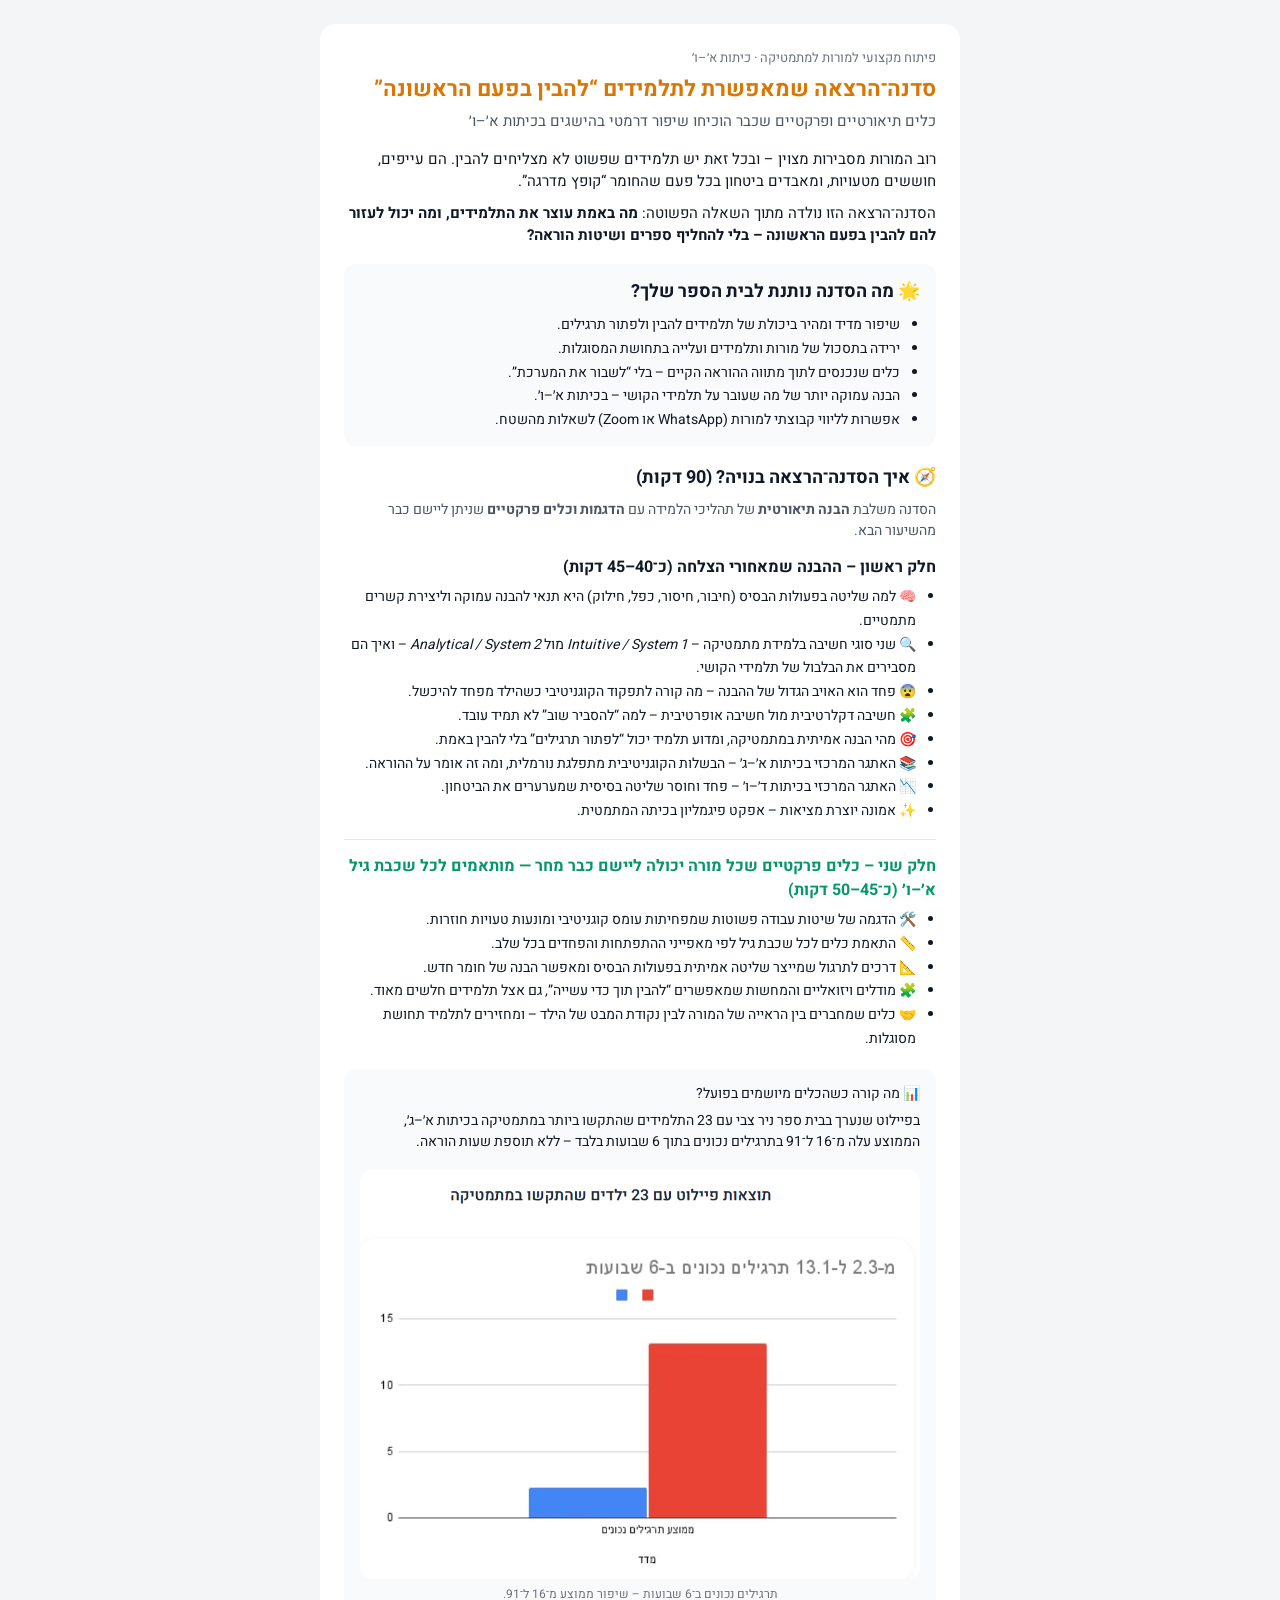
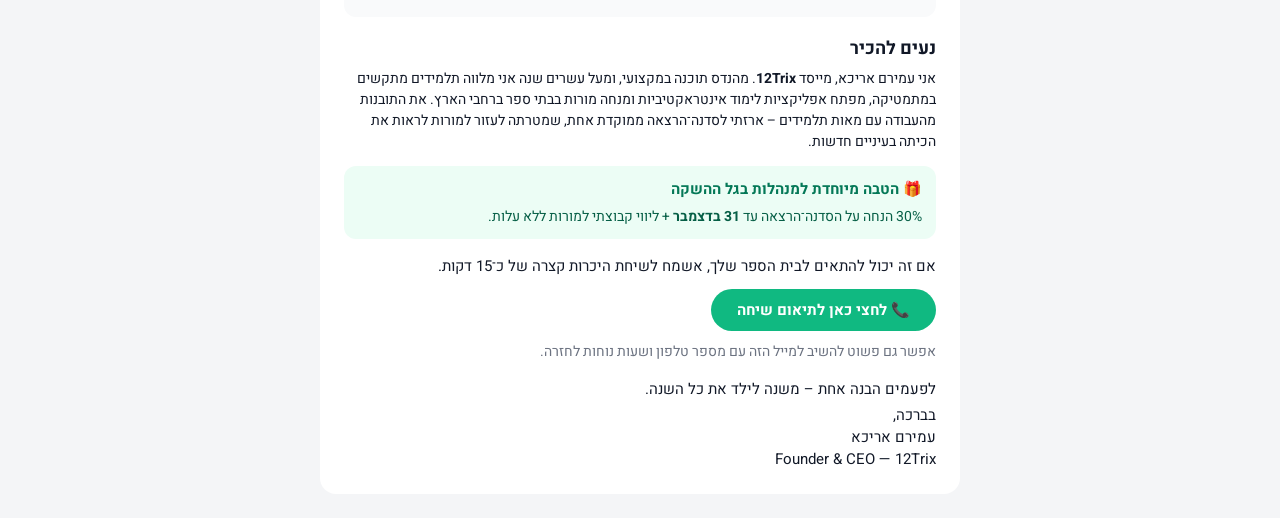
<file: trix_site/wwwroot/workshop/index - Copy.html>
﻿<!DOCTYPE html>
<html lang="he" dir="rtl">
<head>
    <meta charset="UTF-8">
    <title>סדנה־הרצאה שמאפשרת לתלמידים להבין בפעם הראשונה</title>
    <link href="https://fonts.googleapis.com/css2?family=Heebo:wght@300;400;500;600;700&display=swap" rel="stylesheet">
</head>
<body style="margin:0; padding:0; background-color:#f4f5f7; direction:rtl; text-align:right; font-family: 'Heebo', Arial, Helvetica, sans-serif;">
    <span style="display:none; font-size:1px; color:#ffffff;">
        “המלצת תוכן מאדיולוג: למה תלמידים מתקשים להבין – ומה אפשר לשנות כבר מהשיעור הבא
    </span>

    <table width="100%" cellpadding="0" cellspacing="0" border="0" style="background-color:#f4f5f7;">
        <tr>
            <td align="center" style="padding:24px 8px;">

                <!-- כרטיס מרכזי -->
                <table width="100%" cellpadding="0" cellspacing="0" border="0" style="max-width:640px; background-color:#ffffff; border-radius:16px; padding:24px; box-sizing:border-box;">
                    <tr>
                        <td style="direction:rtl; text-align:right; font-family: 'Heebo', Arial, Helvetica, sans-serif;">

                            <!-- כותרת עליונה קטנה -->
                            <p style="margin:0 0 6px; font-size:13px; color:#6b7280;">
                                פיתוח מקצועי למורות למתמטיקה · כיתות א׳–ו׳
                            </p>

                            <!-- כותרת ראשית -->
                            <h1 style="margin:0 0 4px; font-size:22px; color:#D97706; line-height:1.5;">
                                סדנה־הרצאה שמאפשרת לתלמידים “להבין בפעם הראשונה”
                            </h1>

                            <!-- כותרת משנה (הוק תוצאתי) -->
                            <p style="margin:0 0 16px; font-size:15px; color:#4b5563;">
                                כלים תיאורטיים ופרקטיים שכבר הוכיחו שיפור דרמטי בהישגים בכיתות א׳–ו׳
                            </p>

                            <!-- פתיחה ממוקדת בעיה -->
                            <p style="margin:0 0 10px; font-size:15px; color:#111827;">
                                רוב המורות מסבירות מצוין – ובכל זאת יש תלמידים שפשוט לא מצליחים להבין.
                                הם עייפים, חוששים מטעויות, ומאבדים ביטחון בכל פעם שהחומר “קופץ מדרגה”.
                            </p>

                            <p style="margin:0 0 18px; font-size:15px; color:#111827;">
                                הסדנה־הרצאה הזו נולדה מתוך השאלה הפשוטה:
                                <strong>מה באמת עוצר את התלמידים, ומה יכול לעזור להם להבין בפעם הראשונה – בלי להחליף ספרים ושיטות הוראה?</strong>
                            </p>

                            <!-- בלוק: מה הסדנה נותנת לבית הספר -->
                            <table width="100%" cellpadding="0" cellspacing="0" border="0" style="margin:0 0 18px;">
                                <tr>
                                    <td style="background-color:#f9fafb; border-radius:12px; padding:14px 16px;">
                                        <h2 style="margin:0 0 8px; font-size:18px; color:#111827;">
                                            🌟 מה הסדנה נותנת לבית הספר שלך?
                                        </h2>
                                        <ul style="margin:0; padding-right:20px; font-size:14px; color:#111827; line-height:1.7;">
                                            <li>שיפור מדיד ומהיר ביכולת של תלמידים להבין ולפתור תרגילים.</li>
                                            <li>ירידה בתסכול של מורות ותלמידים ועלייה בתחושת המסוגלות.</li>
                                            <li>כלים שנכנסים לתוך מתווה ההוראה הקיים – בלי “לשבור את המערכת”.</li>
                                            <li>הבנה עמוקה יותר של מה שעובר על תלמידי הקושי – בכיתות א׳–ו׳.</li>
                                            <li>אפשרות לליווי קבוצתי למורות (WhatsApp או Zoom) לשאלות מהשטח.</li>
                                        </ul>
                                    </td>
                                </tr>
                            </table>

                            <!-- מבנה הסדנה -->
                            <h2 style="margin:0 0 8px; font-size:18px; color:#111827;">
                                🧭 איך הסדנה־הרצאה בנויה? (90 דקות)
                            </h2>
                            <p style="margin:0 0 14px; font-size:14px; color:#4b5563;">
                                הסדנה משלבת <strong>הבנה תיאורטית</strong> של תהליכי הלמידה עם <strong>הדגמות וכלים פרקטיים</strong> שניתן ליישם כבר מהשיעור הבא.
                            </p>

                            <!-- חלק ראשון -->
                            <h3 style="margin:0 0 6px; font-size:16px; color:#111827;">
                                חלק ראשון – ההבנה שמאחורי הצלחה (כ־40–45 דקות)
                            </h3>
                            <ul style="margin:0 0 16px; padding-right:20px; font-size:14px; color:#111827; line-height:1.7;">
                                <li>🧠 למה שליטה בפעולות הבסיס (חיבור, חיסור, כפל, חילוק) היא תנאי להבנה עמוקה וליצירת קשרים מתמטיים.</li>
                                <li>🔍 שני סוגי חשיבה בלמידת מתמטיקה – <em>Intuitive / System 1</em> מול <em>Analytical / System 2</em> – ואיך הם מסבירים את הבלבול של תלמידי הקושי.</li>
                                <li>😨 פחד הוא האויב הגדול של ההבנה – מה קורה לתפקוד הקוגניטיבי כשהילד מפחד להיכשל.</li>
                                <li>🧩 חשיבה דקלרטיבית מול חשיבה אופרטיבית – למה “להסביר שוב” לא תמיד עובד.</li>
                                <li>🎯 מהי הבנה אמיתית במתמטיקה, ומדוע תלמיד יכול “לפתור תרגילים” בלי להבין באמת.</li>
                                <li>📚 האתגר המרכזי בכיתות א׳–ג׳ – הבשלות הקוגניטיבית מתפלגת נורמלית, ומה זה אומר על ההוראה.</li>
                                <li>📉 האתגר המרכזי בכיתות ד׳–ו׳ – פחד וחוסר שליטה בסיסית שמערערים את הביטחון.</li>
                                <li>✨ אמונה יוצרת מציאות – אפקט פיגמליון בכיתה המתמטית.</li>
                            </ul>

                            <!-- קו מפריד רך -->
                            <hr style="border:none; border-top:1px solid #e5e7eb; margin:0 0 14px;">

                            <!-- חלק שני -->
                            <h3 style="margin:0 0 6px; font-size:16px; color:#059669;">
                                חלק שני – כלים פרקטיים שכל מורה יכולה ליישם כבר מחר — מותאמים לכל שכבת גיל א׳–ו׳ (כ־45–50 דקות)
                            </h3>

                            <ul style="margin:0 0 18px; padding-right:20px; font-size:14px; color:#111827; line-height:1.7;">
                                <li>🛠️ הדגמה של שיטות עבודה פשוטות שמפחיתות עומס קוגניטיבי ומונעות טעויות חוזרות.</li>
                                <li>📏 התאמת כלים לכל שכבת גיל לפי מאפייני ההתפתחות והפחדים בכל שלב.</li>
                                <li>📐 דרכים לתרגול שמייצר שליטה אמיתית בפעולות הבסיס ומאפשר הבנה של חומר חדש.</li>
                                <li>🧩 מודלים ויזואליים והמחשות שמאפשרים “להבין תוך כדי עשייה”, גם אצל תלמידים חלשים מאוד.</li>
                                <li>🤝 כלים שמחברים בין הראייה של המורה לבין נקודת המבט של הילד – ומחזירים לתלמיד תחושת מסוגלות.</li>
                            </ul>

                            <!-- הוכחה מהשטח + גרף אופציונלי -->
                            <table width="100%" cellpadding="0" cellspacing="0" border="0" style="margin:0 0 18px;">
                                <tr>
                                    <td style="background-color:#f9fafb; border-radius:12px; padding:14px 16px;">
                                        <p style="margin:0 0 6px; font-size:14px; color:#111827;">
                                            📊 מה קורה כשהכלים מיושמים בפועל?
                                        </p>
                                        <p style="margin:0 0 8px; font-size:14px; color:#111827;">
                                            בפיילוט שנערך בבית ספר ניר צבי עם 23 התלמידים שהתקשו ביותר במתמטיקה בכיתות א׳–ג׳,
                                            הממוצע עלה מ־16 ל־91 בתרגילים נכונים בתוך 6 שבועות בלבד – ללא תוספת שעות הוראה.
                                        </p>

                                        <!-- בלוק תמונה אופציונלי: אם לא רוצים גרף – אפשר למחוק את הטבלה הפנימית -->
                                        <table width="100%" cellpadding="0" cellspacing="0" border="0">
                                            <tr>
                                                <td align="center" style="padding:10px 0 0;">
                                                    <img src="pilotResults.png"
                                                         alt="תוצאות הפיילוט – קפיצה ממוצעת מ־16 ל־91 בתרגילים נכונים בתוך 6 שבועות בלבד"
                                                         style="max-width:100%; border-radius:12px; display:block;">
                                                    <p style="margin:6px 0 0; font-size:12px; color:#6b7280;">
                                                        תרגילים נכונים ב־6 שבועות – שיפור ממוצע מ־16 ל־91.
                                                    </p>
                                                </td>
                                            </tr>
                                        </table>
                                    </td>
                                </tr>
                            </table>

                            <!-- מי אני – בסוף, רגוע ונעים -->
                            <h2 style="margin:0 0 6px; font-size:18px; color:#111827;">
                                נעים להכיר
                            </h2>
                            <p style="margin:0 0 14px; font-size:14px; color:#111827;">
                                אני עמירם אריכא, מייסד <strong>12Trix</strong>.
                                מהנדס תוכנה במקצועי, ומעל עשרים שנה אני מלווה תלמידים מתקשים במתמטיקה,
                                מפתח אפליקציות לימוד אינטראקטיביות ומנחה מורות בבתי ספר ברחבי הארץ.
                                את התובנות מהעבודה עם מאות תלמידים – ארזתי לסדנה־הרצאה ממוקדת אחת,
                                שמטרתה לעזור למורות לראות את הכיתה בעיניים חדשות.
                            </p>

                            <!-- הטבה + CTA -->
                            <table width="100%" cellpadding="0" cellspacing="0" border="0" style="margin:0 0 16px;">
                                <tr>
                                    <td style="background-color:#ecfdf5; border-radius:12px; padding:12px 14px;">
                                        <p style="margin:0 0 6px; font-size:15px; color:#047857; font-weight:bold;">
                                            🎁 הטבה מיוחדת למנהלות בגל ההשקה
                                        </p>
                                        <p style="margin:0; font-size:14px; color:#065f46;">
                                            30% הנחה על הסדנה־הרצאה עד <strong>31 בדצמבר</strong>
                                            + ליווי קבוצתי למורות ללא עלות.
                                        </p>
                                    </td>
                                </tr>
                            </table>

                            <p style="margin:0 0 10px; font-size:15px; color:#111827;">
                                אם זה יכול להתאים לבית הספר שלך, אשמח לשיחת היכרות קצרה של כ־15 דקות.
                            </p>

                            <table cellpadding="0" cellspacing="0" border="0" style="margin:12px 0 10px;">
                                <tr>
                                    <td align="center" style="background-color:#10b981; border-radius:999px;">
                                        <a href="LINK-TO-CALL-SCHEDULER"
                                           style="display:inline-block; padding:10px 26px; font-size:15px; color:#ffffff; text-decoration:none; font-weight:bold;">
                                            📞 לחצי כאן לתיאום שיחה
                                        </a>
                                    </td>
                                </tr>
                            </table>

                            <p style="margin:0 0 16px; font-size:14px; color:#6b7280;">
                                אפשר גם פשוט להשיב למייל הזה עם מספר טלפון ושעות נוחות לחזרה.
                            </p>

                            <!-- חתימה -->
                            <p style="margin:0 0 4px; font-size:15px; color:#111827;">
                                לפעמים הבנה אחת – משנה לילד את כל השנה.
                            </p>
                            <p style="margin:4px 0 0; font-size:15px; color:#111827;">
                                בברכה,<br>
                                עמירם אריכא<br>
                                Founder &amp; CEO — 12Trix
                            </p>

                        </td>
                    </tr>
                </table>

            </td>
        </tr>
    </table>

</body>
</html>
</file>
